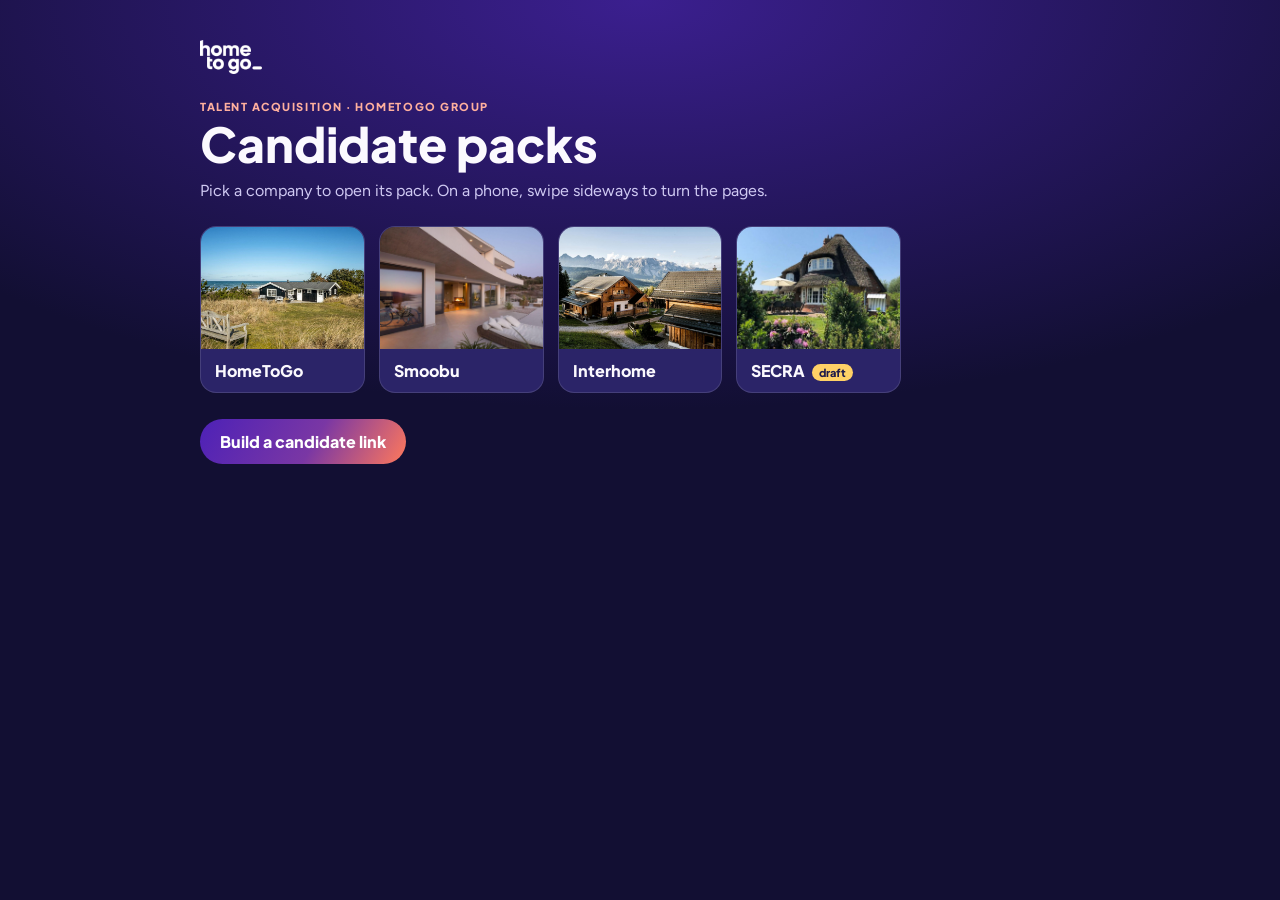
<file: index.html>
<!doctype html>
<html lang="en">
<head>
  <meta charset="utf-8">
  <meta name="viewport" content="width=device-width, initial-scale=1, viewport-fit=cover">
  <meta name="robots" content="noindex, nofollow">
  <meta name="theme-color" content="#140B30">
  <title>Candidate pack · HomeToGo Group</title>
  <link rel="preconnect" href="https://fonts.googleapis.com">
  <link rel="preconnect" href="https://fonts.gstatic.com" crossorigin>
  <link rel="stylesheet" href="https://fonts.googleapis.com/css2?family=Figtree:wght@400;500;600;700&family=Plus+Jakarta+Sans:wght@600;700;800&display=swap">
  <link rel="stylesheet" href="assets/css/book.css">
</head>
<body>
  <div id="app"></div>
  <noscript>
    <p style="padding:24px">This candidate pack needs JavaScript. Please ask your recruiter for the PDF version.</p>
  </noscript>
  <script src="assets/js/content.js"></script>
  <script src="assets/js/book.js"></script>
</body>
</html>
</file>
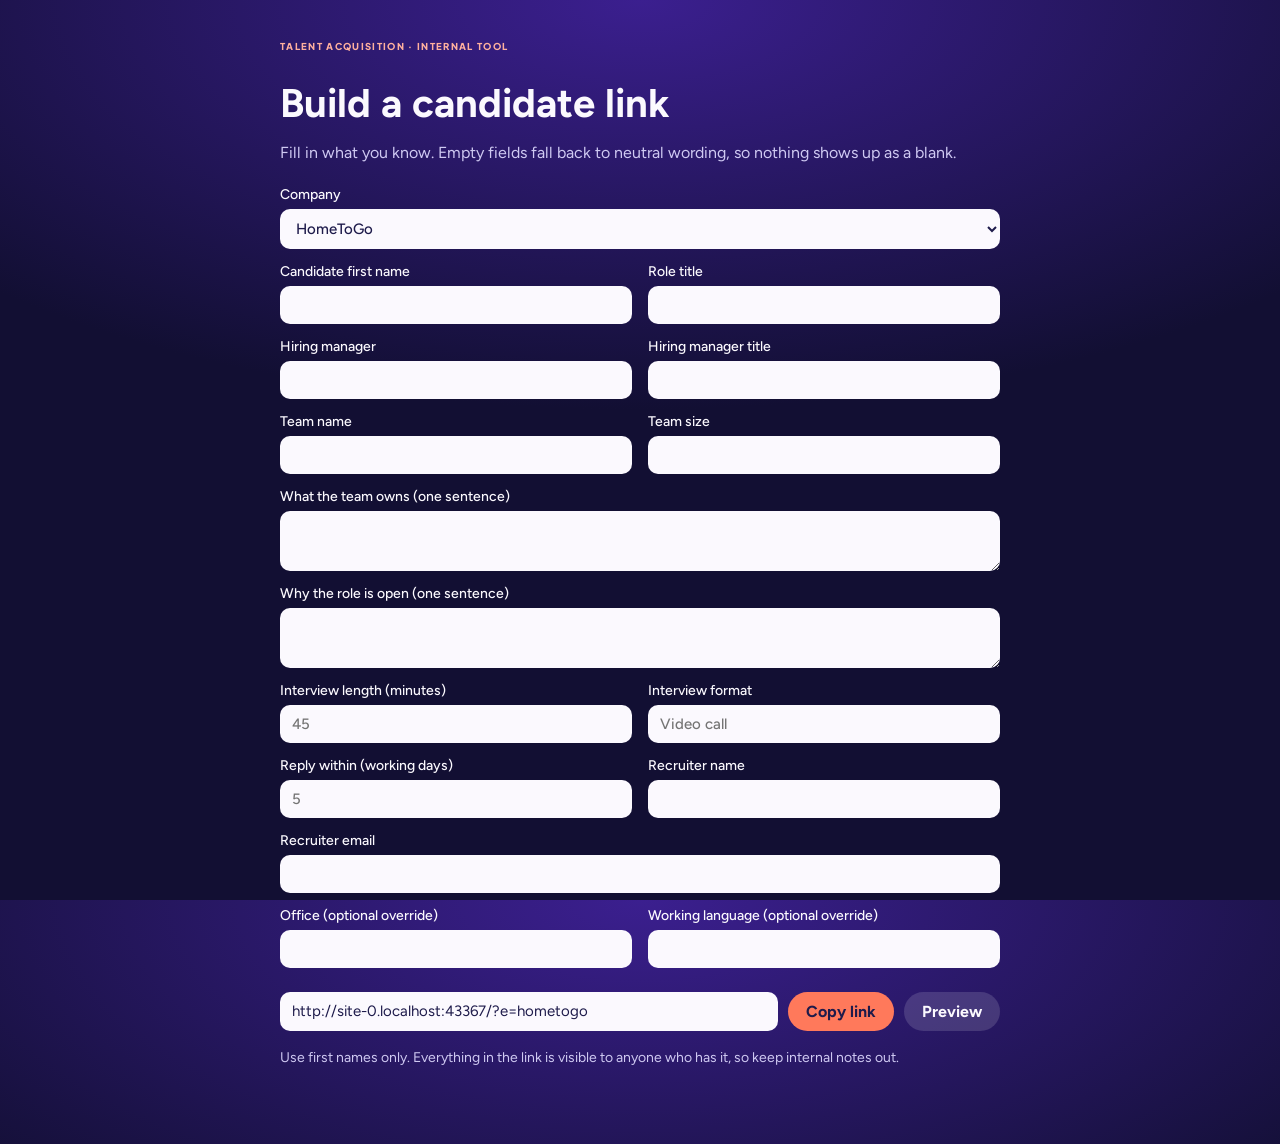
<file: builder.html>
<!doctype html>
<html lang="en">
<head>
  <meta charset="utf-8">
  <meta name="viewport" content="width=device-width, initial-scale=1">
  <meta name="robots" content="noindex, nofollow">
  <title>Candidate link builder · HomeToGo Group</title>
  <link rel="preconnect" href="https://fonts.googleapis.com">
  <link rel="preconnect" href="https://fonts.gstatic.com" crossorigin>
  <link rel="stylesheet" href="https://fonts.googleapis.com/css2?family=Figtree:wght@400;500;600;700&family=Plus+Jakarta+Sans:wght@600;700;800&display=swap">
  <link rel="stylesheet" href="assets/css/book.css">
  <style>
    body { display: block; height: auto; overflow: auto; }
    .builder { width: min(760px, 100%); margin: 0 auto; padding: 40px 20px 64px; }
    .builder h1 { font-size: clamp(28px, 5vw, 40px); margin-bottom: .3em; }
    .builder p { color: var(--muted-dark); font-size: 16px; }
    form { display: grid; grid-template-columns: 1fr 1fr; gap: 14px 16px; margin: 24px 0; }
    label { display: grid; gap: 6px; font-size: 14px; font-weight: 500; }
    label.wide { grid-column: 1 / -1; }
    input, select, textarea {
      font: inherit; font-size: 15px; color: #1E1B4B; background: #FBF9FE;
      border: 0; border-radius: 10px; padding: 10px 12px;
    }
    textarea { resize: vertical; min-height: 60px; }
    .out { display: flex; gap: 10px; flex-wrap: wrap; }
    .out input { flex: 1 1 320px; }
    .out button, .out a {
      font: inherit; font-weight: 700; border: 0; border-radius: 999px; padding: 10px 18px; cursor: pointer;
      background: var(--coral); color: var(--ink); text-decoration: none;
    }
    .out a { background: rgba(255,255,255,.14); color: var(--paper); }
    .tip { font-size: 14px !important; margin-top: 18px; }
    @media (max-width: 560px) { form { grid-template-columns: 1fr; } }
  </style>
</head>
<body>
  <main class="builder">
    <p class="eyebrow on-dark">Talent Acquisition · internal tool</p>
    <h1>Build a candidate link</h1>
    <p>Fill in what you know. Empty fields fall back to neutral wording, so nothing shows up as a blank.</p>

    <form id="f" autocomplete="off">
      <label class="wide">Company
        <select name="e" id="entity"></select>
      </label>
      <label>Candidate first name <input name="name" maxlength="30"></label>
      <label>Role title <input name="role" maxlength="50"></label>
      <label>Hiring manager <input name="hm" maxlength="40"></label>
      <label>Hiring manager title <input name="hmTitle" maxlength="50"></label>
      <label>Team name <input name="team" maxlength="40"></label>
      <label>Team size <input name="size" inputmode="numeric" maxlength="4"></label>
      <label class="wide">What the team owns (one sentence) <textarea name="owns" maxlength="90"></textarea></label>
      <label class="wide">Why the role is open (one sentence) <textarea name="why" maxlength="90"></textarea></label>
      <label>Interview length (minutes) <input name="length" inputmode="numeric" maxlength="3" placeholder="45"></label>
      <label>Interview format <input name="format" maxlength="40" placeholder="Video call"></label>
      <label>Reply within (working days) <input name="reply" inputmode="numeric" maxlength="2" placeholder="5"></label>
      <label>Recruiter name <input name="recruiter" maxlength="40"></label>
      <label class="wide">Recruiter email <input name="email" type="email" maxlength="60"></label>
      <label>Office (optional override) <input name="office" maxlength="40"></label>
      <label>Working language (optional override) <input name="lang" maxlength="40"></label>
    </form>

    <div class="out">
      <input id="url" readonly aria-label="Candidate link">
      <button type="button" id="copy">Copy link</button>
      <a id="open" href="#" target="_blank" rel="noopener">Preview</a>
    </div>
    <p class="tip">Use first names only. Everything in the link is visible to anyone who has it, so keep internal notes out.</p>
  </main>

  <script src="assets/js/content.js"></script>
  <script>
    (function () {
      var form = document.getElementById("f");
      var sel = document.getElementById("entity");
      var out = document.getElementById("url");
      var open = document.getElementById("open");
      Object.keys(window.PACK.entities).forEach(function (id) {
        var ent = window.PACK.entities[id];
        var o = document.createElement("option");
        o.value = id;
        o.textContent = ent.name + (ent.status === "draft" ? " (draft)" : "");
        sel.appendChild(o);
      });
      var base = window.location.href.replace(/builder\.html.*$/, "");
      function build() {
        var params = new URLSearchParams();
        Array.prototype.forEach.call(form.elements, function (el) {
          if (el.name && el.value.trim()) params.set(el.name, el.value.trim());
        });
        var link = base + "?" + params.toString();
        out.value = link;
        open.href = link;
      }
      form.addEventListener("input", build);
      document.getElementById("copy").addEventListener("click", function () {
        out.select();
        if (navigator.clipboard) navigator.clipboard.writeText(out.value);
        else document.execCommand("copy");
        this.textContent = "Copied";
        var b = this;
        setTimeout(function () { b.textContent = "Copy link"; }, 1500);
      });
      build();
    })();
  </script>
</body>
</html>
</file>
<file: assets/css/book.css>
/* HomeToGo Group candidate pack: a book that turns sideways.
 * Brand: HomeToGo purple, indigo, lavender, purple-to-coral gradient,
 * Plus Jakarta Sans for headings, Figtree for text, 3D icon set.
 * Each page is drawn at 360 x 640 and scaled to the screen (see fit() in book.js). */

:root {
  color-scheme: dark;
  --purple: #4D21B7;
  --violet: #7C3AED;
  --indigo: #1E1B4B;
  --indigo-2: #2B2468;
  --lavender: #EDE9FE;
  --lavender-2: #F5F2FE;
  --paper: #FBF9FE;
  --ink: #1E1B4B;
  --muted: #555170;
  --muted-dark: #CFC9F2;
  --coral: #FF795B;
  --coral-soft: #FFB09E;
  --gradient: linear-gradient(120deg, #4D21B7 0%, #7A37A4 55%, #FF795B 100%);
  --stage: #120F33;
  --head: "Plus Jakarta Sans", "Figtree", system-ui, -apple-system, "Segoe UI", Arial, sans-serif;
  --body: "Figtree", system-ui, -apple-system, "Segoe UI", Arial, sans-serif;
  --flip-ms: 900ms;
}

* { box-sizing: border-box; }
html, body { height: 100%; }

body {
  margin: 0;
  height: 100svh;
  display: grid;
  grid-template-rows: auto 1fr auto;
  overflow: hidden;
  font-family: var(--body);
  color: var(--paper);
  background: radial-gradient(110% 70% at 50% 0%, #3B1F8F 0%, var(--stage) 65%);
  -webkit-font-smoothing: antialiased;
}
body:has(.draft-banner) { grid-template-rows: auto auto 1fr auto; }
body.is-picker { height: auto; min-height: 100svh; overflow: auto; display: block; }

#app { display: contents; }
a { color: inherit; }
button { font-family: inherit; }

.sr-only {
  position: absolute; width: 1px; height: 1px; padding: 0; margin: -1px;
  overflow: hidden; clip: rect(0 0 0 0); white-space: nowrap; border: 0;
}
:focus-visible { outline: 3px solid var(--coral); outline-offset: 3px; }

/* ---------- Top bar and controls ---------- */

.topbar {
  display: flex; justify-content: space-between; align-items: center; gap: 12px;
  padding: max(12px, env(safe-area-inset-top)) max(16px, env(safe-area-inset-right)) 0 max(16px, env(safe-area-inset-left));
  font-size: 13px;
}
.brand { display: flex; align-items: center; gap: 10px; font-weight: 600; }
.brand img { height: 22px; width: auto; }
.muted { opacity: .75; font-weight: 500; }
.topbar-right { display: flex; align-items: center; gap: 12px; }
.counter { font-variant-numeric: tabular-nums; opacity: .8; }
.switch {
  font-size: 12px; color: var(--paper); cursor: pointer;
  background: rgba(255, 255, 255, .1); border: 1px solid rgba(255, 255, 255, .22);
  border-radius: 999px; padding: 5px 11px;
}

.controls {
  display: flex; align-items: center; justify-content: center; gap: 8px;
  padding: 4px 16px max(14px, env(safe-area-inset-bottom));
}
.nav {
  width: 44px; height: 44px; border-radius: 50%; display: grid; place-items: center;
  background: rgba(255, 255, 255, .1); color: var(--paper);
  border: 1px solid rgba(255, 255, 255, .22); cursor: pointer; transition: background .2s;
}
.nav:hover:not(:disabled) { background: rgba(255, 255, 255, .2); }
.nav:disabled { opacity: .3; cursor: default; }
.nav .icon { width: 22px; height: 22px; }
.dots { display: flex; flex-wrap: wrap; justify-content: center; }
.dot {
  width: 20px; height: 36px; padding: 0; border: 0; background: none; cursor: pointer;
  display: grid; place-items: center; transition: width .25s;
}
.dot::before {
  content: ""; display: block; width: 8px; height: 8px; border-radius: 4px;
  background: rgba(255, 255, 255, .35); transition: width .25s, background .25s;
}
.dot.on { width: 36px; }
.dot.on::before { width: 24px; background: var(--gradient); }

.draft-banner {
  justify-self: center; margin: max(8px, env(safe-area-inset-top)) 16px 0;
  background: #FFD166; color: var(--ink); font-weight: 700; font-size: 12px;
  padding: 5px 12px; border-radius: 999px; text-align: center;
}

/* ---------- The book ---------- */

.stage { display: grid; place-items: center; padding: 14px 16px 6px; min-height: 0; }

.book { position: relative; z-index: 0; --s: 1; }

/* Hardcover behind the pages, page edges on the right */
.book::before, .book::after { content: ""; position: absolute; pointer-events: none; }
.book::before {
  inset: -8px -11px -8px -6px; z-index: -2; border-radius: 6px 14px 14px 6px;
  background: linear-gradient(90deg, #160F45 0, #3A1C99 10px, #34198A 100%);
  box-shadow: 0 34px 60px -20px rgba(0, 0, 0, .7);
}
.book::after {
  top: 3px; bottom: 3px; right: -6px; width: 8px; z-index: -1; border-radius: 0 5px 5px 0;
  background: repeating-linear-gradient(to right, #F7F4FE 0 1px, #CDC4EA 1px 2px);
}

.pages { position: absolute; inset: 0; perspective: 2400px; perspective-origin: 0% 50%; }

.page {
  position: absolute; inset: 0; z-index: var(--z);
  transform-origin: 0 50%; transform-style: preserve-3d;
  transition: transform var(--flip-ms) cubic-bezier(.45, .05, .2, 1);
}
.page.flipped { transform: rotateY(-180deg); }
.page.gone { visibility: hidden; }
.page.dragging { transition: none; }
.no-anim, .no-anim * { transition: none !important; }

.face {
  position: absolute; inset: 0; overflow: hidden;
  backface-visibility: hidden; -webkit-backface-visibility: hidden;
  border-radius: 2px 10px 10px 2px;
  box-shadow: 0 1px 2px rgba(20, 11, 48, .18);
}
.front { background: var(--paper); }
/* spine shadow */
.front::before {
  content: ""; position: absolute; top: 0; bottom: 0; left: 0; width: 7%; z-index: 5; pointer-events: none;
  background: linear-gradient(to right, rgba(20, 11, 48, .26), rgba(20, 11, 48, .07) 45%, rgba(20, 11, 48, 0));
}
/* shade while turning */
.front::after {
  content: ""; position: absolute; inset: 0; z-index: 6; pointer-events: none;
  background: linear-gradient(to right, rgba(20, 11, 48, 0) 30%, rgba(20, 11, 48, .45));
  opacity: 0; transition: opacity var(--flip-ms);
}
.page.flipped .front::after { opacity: 1; }
.back { transform: rotateY(180deg); background: linear-gradient(to left, #F1EDFC, #D8CFF0); }

/* The fixed-size page, scaled to the book */
.canvas {
  position: absolute; left: 0; top: 0; width: 360px; height: 640px;
  transform: scale(var(--s)); transform-origin: 0 0;
}

/* ---------- Page base ---------- */

.pg {
  position: absolute; inset: 0; overflow: hidden;
  padding: 24px 22px 38px 24px;
  display: flex; flex-direction: column; gap: 12px;
  font-family: var(--body); color: var(--ink);
}
.tone-light { background: var(--paper); }
.tone-lav { background: var(--lavender-2); }
.tone-dark { background: var(--indigo); color: #fff; }

.pg p { margin: 0; font-size: 12.5px; line-height: 1.45; color: var(--muted); }
.tone-dark p { color: var(--muted-dark); }
.pg h1, .pg h2, .pg h3 { margin: 0; font-family: var(--head); color: var(--ink); text-wrap: balance; }
.pg h1 { font-size: 31px; line-height: 1.08; font-weight: 800; letter-spacing: -.02em; color: #fff; }
.pg h2 { font-size: 22px; line-height: 1.15; font-weight: 800; letter-spacing: -.015em; }
.pg h3 { font-size: 13.5px; line-height: 1.25; font-weight: 700; }
.tone-dark h2, .tone-dark h3, .card.dark h3 { color: #fff; }

.eyebrow {
  margin: 0 0 6px !important; font-family: var(--head); font-size: 9.5px !important; font-weight: 800;
  letter-spacing: .14em; text-transform: uppercase; color: var(--purple) !important;
}
.eyebrow.on-dark { color: var(--coral-soft) !important; }
.label {
  margin: 0 0 3px !important; font-family: var(--head); font-size: 9px !important; font-weight: 800;
  letter-spacing: .13em; text-transform: uppercase; color: var(--purple) !important;
}
.card.dark .label, .tone-dark .label { color: var(--coral-soft) !important; }

.pg-head { position: relative; padding-right: 64px; }
.head-deco { position: absolute; right: -4px; top: -6px; width: 62px; height: auto; }

.folio {
  position: absolute; left: 24px; right: 22px; bottom: 13px;
  display: flex; justify-content: space-between;
  font-size: 9.5px; letter-spacing: .04em; color: #8A84A8;
}
.folio span:last-child { font-weight: 700; color: var(--purple); }

.i3d { display: block; object-fit: contain; }
.icon { width: 1em; height: 1em; flex: none; }

.pill {
  align-self: flex-start; display: inline-block; margin: 0;
  background: var(--coral); color: var(--indigo) !important;
  padding: 6px 13px; border-radius: 999px; font-weight: 700; font-size: 12px !important;
}
.small-pill { padding: 3px 10px; font-size: 10px !important; margin-bottom: 6px; }
.grad-bar { display: block; width: 72px; height: 5px; border-radius: 3px; background: var(--gradient); }

.card { position: relative; border-radius: 16px; padding: 14px 16px; background: #fff; box-shadow: 0 1px 0 rgba(77, 33, 183, .06), 0 6px 16px -10px rgba(30, 27, 75, .25); }
.card.dark { background: var(--indigo); box-shadow: none; }
.card.dark p { color: var(--muted-dark); }
.card-deco { position: absolute; right: 10px; top: -14px; width: 54px; height: auto; }

.chips { display: flex; flex-wrap: wrap; gap: 4px; margin: 6px 0; }
.chip {
  font-size: 10.5px; font-weight: 600; line-height: 1; padding: 5px 8px; border-radius: 999px;
  background: var(--lavender); color: var(--purple);
}
.chip.on-dark { background: rgba(255, 255, 255, .12); color: #fff; }

.facts { display: grid; grid-template-columns: 96px 1fr; gap: 5px 10px; margin: 8px 0 0; font-size: 12px; line-height: 1.35; }
.facts dt { font-weight: 700; color: var(--ink); }
.facts dd { margin: 0; color: var(--muted); }
.facts.on-dark dt { color: #fff; }
.facts.on-dark dd { color: var(--muted-dark); }

.note { font-size: 10.5px !important; }

/* ---------- 1 Cover ---------- */

.p-0, .p-last { padding: 0; }
.cover-img, .close-img { position: absolute; left: 0; top: 0; width: 100%; height: 370px; object-fit: cover; }
.close-img { height: 250px; }
.cover-shade {
  position: absolute; left: 0; right: 0; top: 180px; height: 192px;
  background: linear-gradient(to bottom, rgba(30, 27, 75, 0), var(--indigo));
}
.close-shade { top: 120px; height: 132px; }
.logo-white { position: absolute; left: 24px; top: 22px; height: 30px; width: auto; filter: drop-shadow(0 1px 6px rgba(0, 0, 0, .35)); }
.ent-chip {
  position: absolute; right: 18px; top: 20px; display: flex; align-items: center; gap: 6px;
  background: #fff; color: var(--ink); font-family: var(--head); font-weight: 800; font-size: 12px;
  padding: 5px 11px 5px 5px; border-radius: 999px; box-shadow: 0 4px 14px rgba(0, 0, 0, .25);
}
.ent-chip img { width: 22px; height: 22px; border-radius: 50%; object-fit: contain; }
.cover-body {
  position: absolute; left: 24px; right: 22px; top: 318px; bottom: 24px;
  display: flex; flex-direction: column; gap: 12px;
}
.cover-body .lead { font-size: 13.5px; color: var(--muted-dark); }
.cover-foot { margin-top: auto; display: flex; align-items: center; justify-content: space-between; }
.hint { display: flex; align-items: center; gap: 6px; font-size: 11px; color: var(--muted-dark); }

/* ---------- 2 Welcome ---------- */

.p-1 { padding-top: 0; }
.band { margin: 0 -22px 0 -24px; width: calc(100% + 46px); height: 210px; object-fit: cover; flex: none; }
.welcome-body { display: flex; flex-direction: column; gap: 10px; padding-top: 6px; }
.welcome-body h2 { margin-bottom: 2px; }
.signature { display: flex; align-items: center; gap: 10px; margin-top: 6px; }
.signature b { display: block; font-family: var(--head); font-size: 13px; color: var(--ink); }
.signature small { font-size: 10.5px; color: var(--muted); }
.avatar {
  width: 36px; height: 36px; border-radius: 50%; display: grid; place-items: center; flex: none;
  background: var(--gradient); color: #fff; font-family: var(--head); font-weight: 800; font-size: 15px;
}
.avatar .icon { width: 18px; height: 18px; }
.welcome-deco { position: absolute; right: 16px; bottom: 34px; width: 74px; height: auto; }

/* ---------- 3 Group ---------- */

.stats { display: grid; grid-template-columns: 1fr 1fr; gap: 8px; }
.stat { border-radius: 14px; padding: 10px 12px; color: #fff; background: linear-gradient(135deg, #4D21B7, #7C3AED); }
.stat.s3 { background: var(--gradient); }
.stat b { display: block; font-family: var(--head); font-size: 22px; line-height: 1.05; font-weight: 800; }
.stat span { display: block; font-size: 10.5px; line-height: 1.3; opacity: .9; margin-top: 2px; }
.biz-list { display: flex; flex-direction: column; gap: 9px; }
.biz { display: grid; grid-template-columns: 42px 1fr; gap: 10px; align-items: center; }
.biz .i3d { width: 42px; height: 42px; }
.biz p:not(.label) { font-size: 11.5px; line-height: 1.38; }
.timeline {
  list-style: none; margin: auto 0 0; padding: 0;
  display: grid; grid-template-columns: repeat(5, 1fr); gap: 4px; position: relative;
}
.timeline::before { content: ""; position: absolute; left: 4px; right: 4px; top: 4px; height: 2px; background: var(--lavender); }
.timeline li { position: relative; padding-top: 14px; }
.timeline li::before { content: ""; position: absolute; left: 0; top: 0; width: 10px; height: 10px; border-radius: 50%; background: var(--purple); }
.timeline li:last-child::before { background: var(--coral); }
.timeline b { display: block; font-family: var(--head); font-size: 11px; color: var(--purple); }
.timeline span { display: block; font-size: 9.5px; line-height: 1.25; color: var(--muted); }

/* ---------- 4 Brands ---------- */

.travel { padding-right: 72px; }
.travel p:last-child { font-size: 11.5px; }
.hosts .card-deco { top: -10px; }
.bgroups { display: flex; flex-direction: column; gap: 9px; margin-top: 8px; }
.bgroup { border-top: 1px solid var(--lavender); padding-top: 8px; }
.bgroup h3 { font-size: 12px; color: var(--purple); }
.bgroup .chips { margin: 5px 0 4px; }
.bgroup p { font-size: 10.5px !important; line-height: 1.35 !important; }

.more-line { display: flex; align-items: center; gap: 6px; margin-top: 10px !important; font-size: 11px !important; font-weight: 600; color: var(--purple) !important; }

/* ---------- 5 HomeToGo Originals ---------- */

.orig-hero { display: grid; grid-template-columns: 112px 1fr; gap: 12px; align-items: center; }
.orig-hero img { width: 112px; height: auto; }
.orig-hero p { font-size: 12px; }
.orig { padding: 12px 14px; }
.orig .logo-tile { position: static; float: left; margin: 0 10px 0 0; width: 38px; height: 38px; background: var(--lavender-2); }
.orig h3 { font-size: 15px; }
.since { font-size: 10.5px !important; }
.orig-facts { clear: both; list-style: none; margin: 10px 0 0; padding: 0; display: grid; grid-template-columns: repeat(3, 1fr); gap: 6px; }
.orig-facts li {
  background: var(--lavender-2); border-radius: 10px; padding: 7px 8px;
  font-family: var(--head); font-weight: 700; font-size: 11px; line-height: 1.25; color: var(--purple);
}
.works { padding-right: 76px; }
.works .card-deco { top: auto; bottom: 8px; width: 56px; }
.works p:not(.label) { font-size: 11.5px; }

/* ---------- 6 Team ---------- */

.team-photo { width: 100%; height: 96px; object-fit: cover; border-radius: 14px; flex: none; }
.company { padding-top: 16px; }
.company p:not(.label) { font-size: 11.5px; }
.logo-tile {
  position: absolute; right: 14px; top: 14px; width: 34px; height: 34px; border-radius: 10px; background: #fff;
  display: grid; place-items: center; overflow: hidden;
}
.logo-tile img { width: 26px; height: 26px; object-fit: contain; }
.logo-tile.wide { width: 62px; }
.logo-tile.wide img { width: 50px; height: auto; }
.company h3 { padding-right: 70px; }
.team .facts { grid-template-columns: 108px 1fr; }
.team p:not(.label) { font-size: 12px; }

/* ---------- 6 Principles ---------- */

.lp-list { list-style: none; margin: 0; padding: 0; display: flex; flex-direction: column; gap: 6px; }
.lp-list li {
  display: grid; grid-template-columns: 38px 1fr; gap: 10px; align-items: center;
  background: #fff; border-radius: 12px; padding: 6px 10px 6px 8px;
}
.lp-list .i3d { width: 38px; height: 38px; }
.lp-list h3 { font-size: 12.5px; }
.lp-list p { font-size: 11px !important; line-height: 1.3 !important; }
.p-6 .note { margin-top: auto; }

/* ---------- 7 Process ---------- */

.next { padding-right: 16px; }
.next .card-deco { width: 48px; top: -12px; }
.next .facts { grid-template-columns: 56px 1fr; font-size: 11.5px; }
.adjust { margin-top: 8px !important; font-size: 10.5px !important; color: var(--coral-soft) !important; line-height: 1.35 !important; }
.steps { list-style: none; margin: 2px 0 0; padding: 0; display: flex; flex-direction: column; gap: 7px; }
.step { display: flex; gap: 10px; align-items: center; }
.step b { display: block; font-family: var(--head); font-size: 12px; color: var(--ink); }
.step div > span { display: block; font-size: 10.5px; color: var(--muted); line-height: 1.3; }
.marker {
  flex: none; width: 24px; height: 24px; border-radius: 50%; display: grid; place-items: center;
  font-family: var(--head); font-weight: 800; font-size: 11px;
  border: 2px solid var(--purple); color: var(--purple); background: #fff;
}
.marker .icon { width: 13px; height: 13px; }
.step.done .marker { background: var(--purple); color: #fff; }
.step.now .marker { background: var(--coral); border-color: var(--coral); color: var(--indigo); }

/* ---------- 8 Prepare ---------- */

.tips { list-style: none; margin: 0; padding: 0; display: flex; flex-direction: column; gap: 8px; }
.tips li { display: grid; grid-template-columns: 34px 1fr; gap: 6px; background: #fff; border-radius: 14px; padding: 11px 12px 11px 10px; }
.num {
  font-family: var(--head); font-weight: 800; font-size: 20px; line-height: 1;
  background: var(--gradient); -webkit-background-clip: text; background-clip: text; color: transparent;
}
.tips h3 { margin-bottom: 3px; }
.tips p { font-size: 11.5px !important; line-height: 1.38 !important; }
.callout { margin-top: auto; }
.callout p:not(.label) { color: #fff !important; font-size: 12px; }

/* ---------- 9 Offer ---------- */

.tiles { display: grid; grid-template-columns: 1fr 1fr; gap: 7px; }
.tile { background: var(--lavender-2); border-radius: 13px; padding: 10px 10px 11px; }
.tile-ico {
  width: 26px; height: 26px; border-radius: 8px; display: grid; place-items: center; margin-bottom: 6px;
  background: var(--lavender); color: var(--purple); font-size: 15px;
}
.tile-ico.warm { background: #FFE6DF; color: #D24F33; }
.tile h3 { font-size: 12px; margin-bottom: 2px; }
.tile p { font-size: 10.5px !important; line-height: 1.33 !important; }
.p-9 .note { margin-top: auto; }

/* ---------- 10 Close ---------- */

.close-body {
  position: absolute; left: 24px; right: 22px; top: 214px; bottom: 22px;
  display: flex; flex-direction: column; gap: 12px;
}
.close-body h2 { font-size: 23px; color: #fff; }
.contact-card { background: var(--indigo-2); box-shadow: none; }
.contact-card h3 { color: #fff; margin-bottom: 6px; }
.contact-card p { font-size: 11.5px; }
.contact { display: flex; flex-direction: column; gap: 3px; margin-bottom: 6px !important; font-size: 13px !important; color: #fff !important; }
.contact b { font-family: var(--head); }
.mail { display: flex; align-items: center; gap: 6px; }
.mail a { color: var(--coral-soft); word-break: break-all; }
.links { font-size: 11.5px !important; }
.links a { color: var(--coral-soft); }
.close-foot { margin-top: auto; display: flex; align-items: center; justify-content: space-between; }
.close-foot img { height: 26px; width: auto; }

/* ---------- Picker (no ?e=) ---------- */

.picker {
  width: min(920px, 100%); margin: 0 auto;
  padding: 40px max(20px, env(safe-area-inset-right)) 56px max(20px, env(safe-area-inset-left));
}
.picker-logo { height: 34px; width: auto; display: block; margin-bottom: 26px; }
.picker .eyebrow { font-size: 11px !important; }
.picker h1 { font-family: var(--head); font-weight: 800; font-size: clamp(30px, 6vw, 48px); line-height: 1.05; margin: 0 0 12px; }
.picker p { font-size: 16px; color: var(--muted-dark); margin: 0 0 8px; }
.pick-grid { display: grid; grid-template-columns: repeat(auto-fill, minmax(150px, 1fr)); gap: 14px; margin: 26px 0; }
.pick {
  display: block; width: 100%; padding: 0; text-align: left; cursor: pointer; color: inherit;
  background: var(--indigo-2); border-radius: 16px; overflow: hidden;
  border: 1px solid rgba(255, 255, 255, .12); transition: transform .2s;
}
.pick:hover { transform: translateY(-3px); }
.pick img { display: block; width: 100%; aspect-ratio: 4 / 3; object-fit: cover; }
.pick span { display: block; padding: 11px 14px; font-family: var(--head); font-weight: 800; font-size: 16px; }
.pick em { font-style: normal; font-size: 11px; background: #FFD166; color: var(--ink); padding: 2px 7px; border-radius: 999px; margin-left: 4px; }
.picker-note { font-size: 13px !important; opacity: .8; }
.button-link {
  display: inline-block; background: var(--gradient); color: #fff; text-decoration: none;
  font-family: var(--head); font-weight: 800; padding: 12px 20px; border-radius: 999px;
}

/* ---------- Small and sideways phones ---------- */

@media (max-width: 600px) {
  .topbar { font-size: 12px; }
  .brand img { height: 19px; }
  .stage { padding: 10px 12px 4px; }
}
@media (max-height: 520px) and (orientation: landscape) {
  .topbar, .draft-banner { display: none; }
  body, body:has(.draft-banner) { grid-template-rows: 1fr auto; }
  .stage { padding: 10px 16px 2px; }
}

/* ---------- Motion preferences ---------- */

@media (prefers-reduced-motion: reduce) {
  .page { transition: opacity .3s ease; }
  .page.flipped { transform: none; opacity: 0; }
  .front::after { display: none; }
}

/* ---------- Print / Save as PDF: one book page per sheet ---------- */

@media print {
  @page { size: 360px 640px; margin: 0; }
  * { -webkit-print-color-adjust: exact; print-color-adjust: exact; }
  html, body { height: auto; overflow: visible; display: block; background: #fff; }
  .topbar, .controls, .draft-banner, .hint { display: none !important; }
  .stage { display: block; padding: 0; }
  .book { width: 360px !important; height: auto !important; --s: 1 !important; }
  .book::before, .book::after { display: none; }
  .pages { position: static; perspective: none; }
  .page {
    position: relative; inset: auto; width: 360px; height: 640px;
    transform: none !important; visibility: visible !important; opacity: 1 !important;
    break-after: page; page-break-after: always;
  }
  .page:last-child { break-after: auto; page-break-after: auto; }
  .face { box-shadow: none; border-radius: 0; }
  .back, .front::after, .front::before { display: none; }
}
</file>
